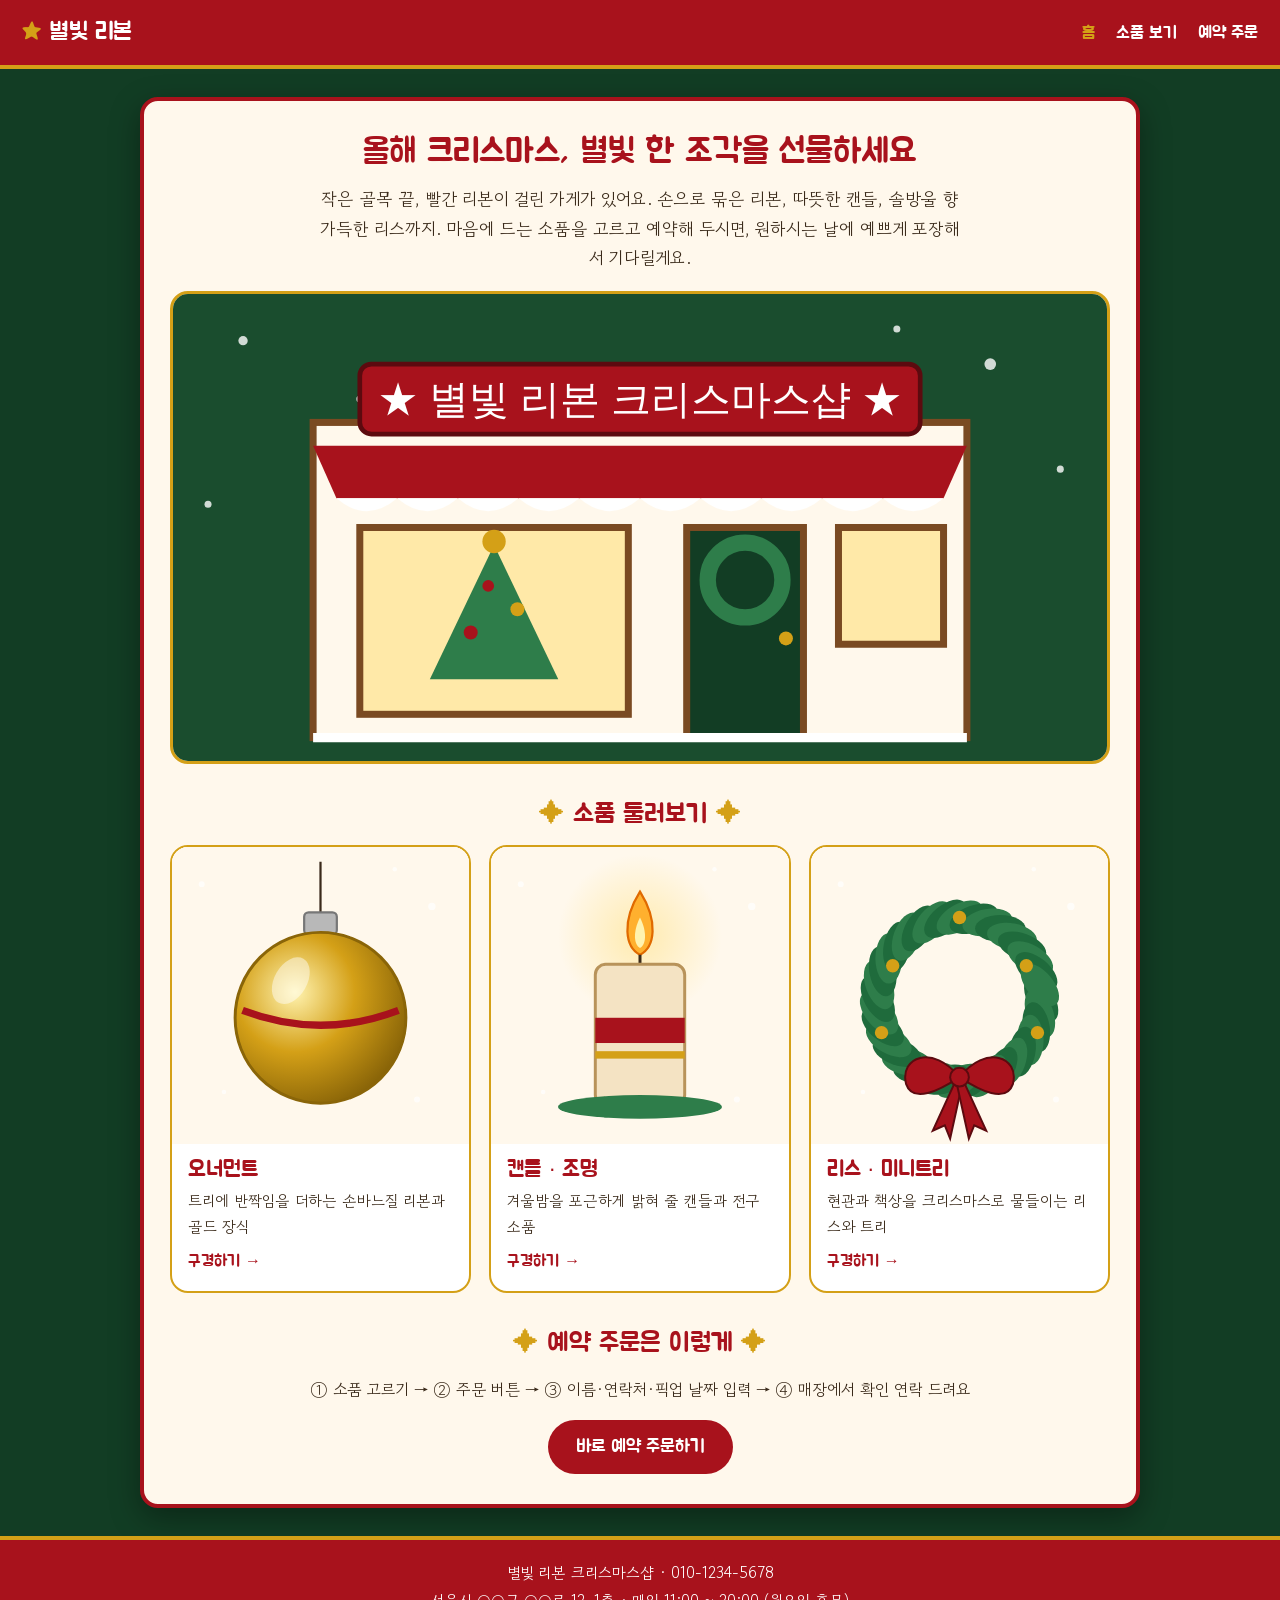
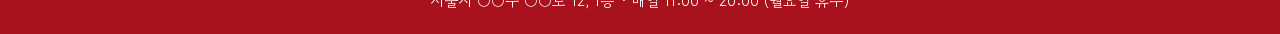
<file: index.html>
<!DOCTYPE html>
<html lang="ko">
<head>
  <meta charset="UTF-8">
  <meta name="viewport" content="width=device-width, initial-scale=1">
  <title>별빛 리본 크리스마스샵</title>
  <link rel="preconnect" href="https://fonts.googleapis.com">
  <link rel="preconnect" href="https://fonts.gstatic.com" crossorigin>
  <link href="https://fonts.googleapis.com/css2?family=Gowun+Dodum&family=Jua&display=swap" rel="stylesheet">
  <link rel="stylesheet" href="style.css">
</head>
<body data-page="home">
  <div class="snow" aria-hidden="true"></div>

  <header class="site-header">
    <a class="logo" href="index.html"><span>★</span> 별빛 리본</a>
    <nav>
      <a href="index.html" data-nav="home">홈</a>
      <a href="product.html?cat=ornament" data-nav="product">소품 보기</a>
      <a href="order.html" data-nav="order">예약 주문</a>
    </nav>
  </header>

  <main class="board">
    <section class="hero">
      <h1>올해 크리스마스, 별빛 한 조각을 선물하세요</h1>
      <p class="lead">
        작은 골목 끝, 빨간 리본이 걸린 가게가 있어요. 손으로 묶은 리본, 따뜻한 캔들, 솔방울 향 가득한 리스까지.
        마음에 드는 소품을 고르고 예약해 두시면, 원하시는 날에 예쁘게 포장해서 기다릴게요.
      </p>
    </section>

    <section class="shop-photo">
      <img src="images/shop.svg" alt="빨간 차양과 크리스마스 트리가 보이는 별빛 리본 매장 모습">
    </section>

    <section>
      <h2 class="center">소품 둘러보기</h2>
      <div class="cards" id="category-cards"></div>
    </section>

    <section class="center">
      <h2>예약 주문은 이렇게</h2>
      <p>① 소품 고르기 → ② 주문 버튼 → ③ 이름·연락처·픽업 날짜 입력 → ④ 매장에서 확인 연락 드려요</p>
      <a class="btn" href="order.html">바로 예약 주문하기</a>
    </section>
  </main>

  <footer class="site-footer">
    <p><span data-shop="name"></span> · <span data-shop="phone"></span></p>
    <p><span data-shop="address"></span> · <span data-shop="hours"></span></p>
  </footer>

  <script src="script.js"></script>
</body>
</html>
</file>
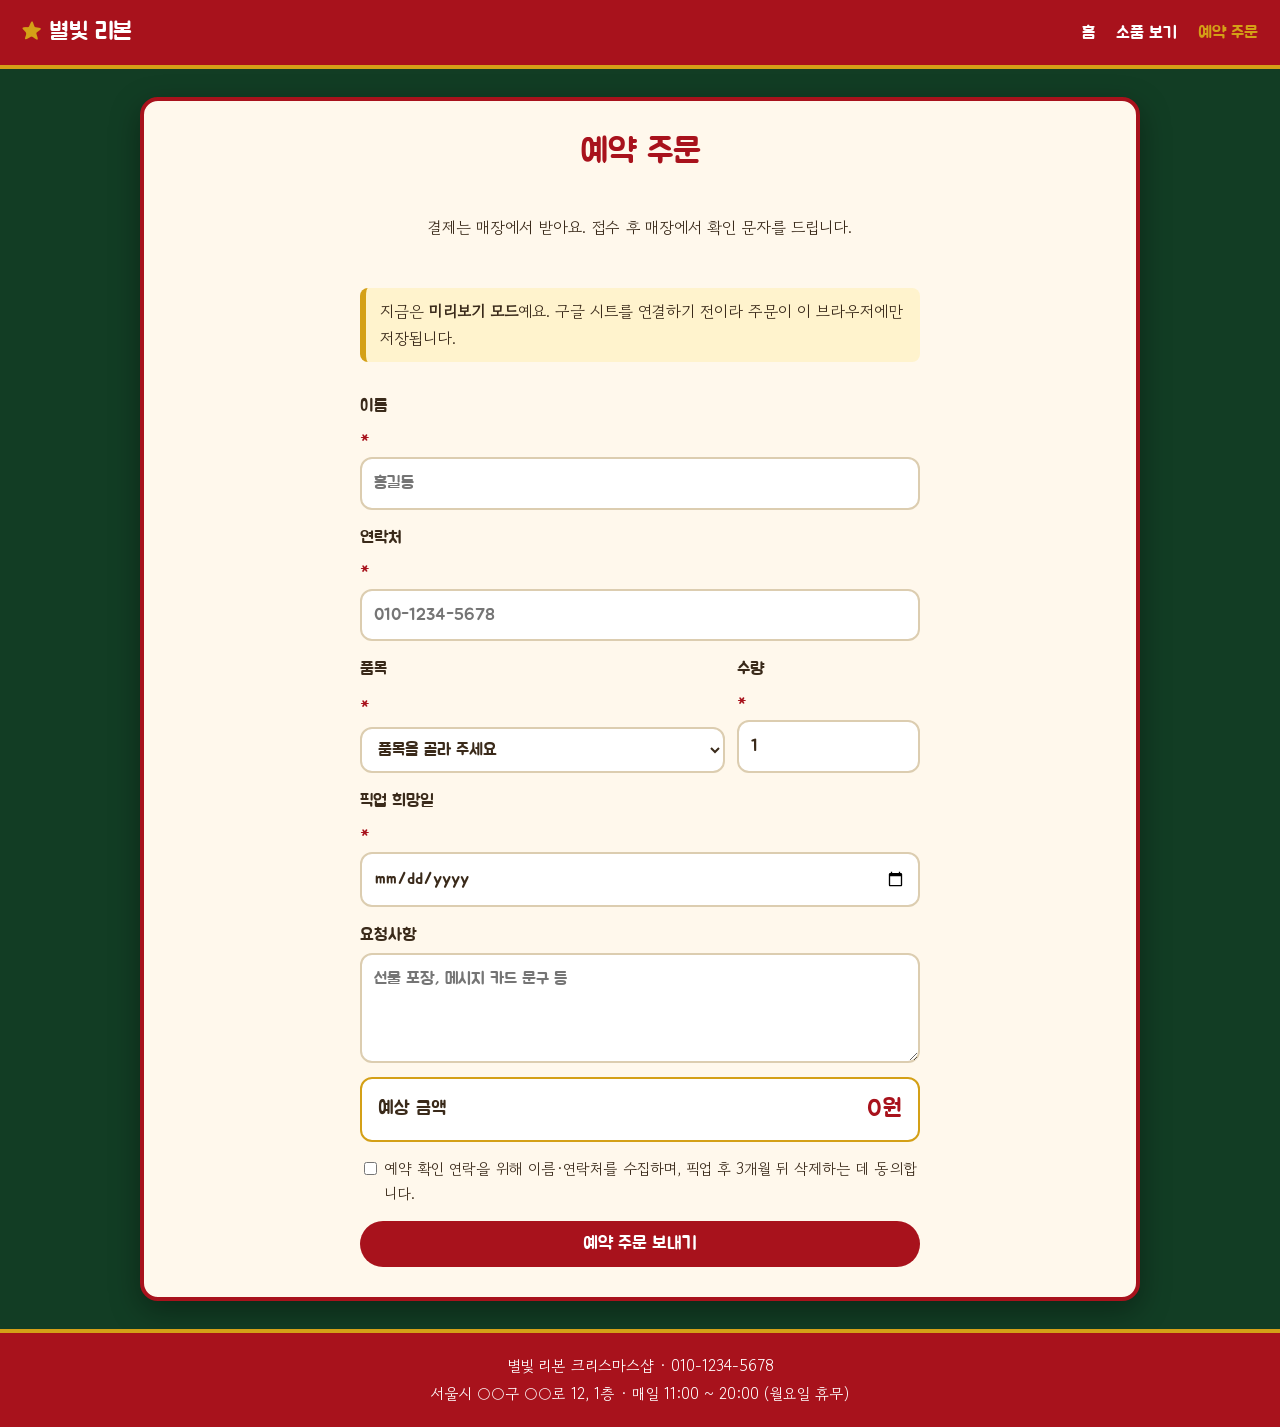
<file: order.html>
<!DOCTYPE html>
<html lang="ko">
<head>
  <meta charset="UTF-8">
  <meta name="viewport" content="width=device-width, initial-scale=1">
  <title>예약 주문 · 별빛 리본 크리스마스샵</title>
  <link rel="preconnect" href="https://fonts.googleapis.com">
  <link rel="preconnect" href="https://fonts.gstatic.com" crossorigin>
  <link href="https://fonts.googleapis.com/css2?family=Gowun+Dodum&family=Jua&display=swap" rel="stylesheet">
  <link rel="stylesheet" href="style.css">
</head>
<body data-page="order">
  <div class="snow" aria-hidden="true"></div>

  <header class="site-header">
    <a class="logo" href="index.html"><span>★</span> 별빛 리본</a>
    <nav>
      <a href="index.html" data-nav="home">홈</a>
      <a href="product.html?cat=ornament" data-nav="product">소품 보기</a>
      <a href="order.html" data-nav="order">예약 주문</a>
    </nav>
  </header>

  <main class="board">
    <form class="order-form" id="order-form">
      <h1 class="center">예약 주문</h1>
      <p class="center">결제는 매장에서 받아요. 접수 후 매장에서 확인 문자를 드립니다.</p>
      <p class="notice" id="preview-note" hidden>지금은 <b>미리보기 모드</b>예요. 구글 시트를 연결하기 전이라 주문이 이 브라우저에만 저장됩니다.</p>

      <label>이름 <span class="req">*</span>
        <input name="name" required maxlength="20" autocomplete="name" placeholder="홍길동">
      </label>
      <label>연락처 <span class="req">*</span>
        <input name="phone" type="tel" required pattern="0[0-9]{1,2}-?[0-9]{3,4}-?[0-9]{4}" autocomplete="tel" placeholder="010-1234-5678"
               title="010-1234-5678 형식으로 적어 주세요">
      </label>
      <div class="row">
        <label>품목 <span class="req">*</span>
          <select name="product" required></select>
        </label>
        <label>수량 <span class="req">*</span>
          <input name="qty" type="number" min="1" max="50" value="1" required>
        </label>
      </div>
      <label>픽업 희망일 <span class="req">*</span>
        <input name="date" type="date" required>
      </label>
      <label>요청사항
        <textarea name="memo" rows="3" maxlength="200" placeholder="선물 포장, 메시지 카드 문구 등"></textarea>
      </label>

      <div class="total-box">예상 금액 <strong id="order-total">0원</strong></div>

      <label class="check">
        <input type="checkbox" required>
        <span>예약 확인 연락을 위해 이름·연락처를 수집하며, 픽업 후 3개월 뒤 삭제하는 데 동의합니다.</span>
      </label>

      <p class="notice error" id="order-msg" hidden></p>
      <button class="btn" id="submit-btn" type="submit">예약 주문 보내기</button>
    </form>

    <section class="done" id="order-done" hidden>
      <div class="big">🎄</div>
      <h1>예약이 접수되었어요!</h1>
      <p>확인 후 적어 주신 연락처로 문자 드릴게요.</p>
      <dl id="done-list"></dl>
      <p class="notice" id="done-preview" hidden>미리보기 모드라 구글 시트로는 전송되지 않았어요.</p>
      <p><a class="btn gold" href="index.html">홈으로</a> <a class="btn" href="product.html?cat=ornament">더 둘러보기</a></p>
    </section>
  </main>

  <footer class="site-footer">
    <p><span data-shop="name"></span> · <span data-shop="phone"></span></p>
    <p><span data-shop="address"></span> · <span data-shop="hours"></span></p>
  </footer>

  <script src="script.js"></script>
</body>
</html>
</file>
<file: style.css>
/* ===== 색·글꼴은 여기(:root)에서만 바꾸세요 ===== */
:root {
  --bg: #123d24;          /* 바탕 진한 초록 */
  --paper: #fff8ec;       /* 본문 판 크림색 */
  --red: #a8121c;         /* 메뉴·하단·제목 빨강 */
  --red-dark: #840e16;
  --gold: #d4a017;        /* 포인트 골드 */
  --green: #1e5a35;
  --ink: #3a2a1a;         /* 글자색 */
  --radius: 18px;
  --font-title: 'Jua', sans-serif;
  --font-body: 'Gowun Dodum', sans-serif;
}

* { box-sizing: border-box; }
[hidden] { display: none !important; }

body {
  margin: 0;
  background: var(--bg);
  color: var(--ink);
  font-family: var(--font-body);
  line-height: 1.7;
  min-height: 100vh;
  display: flex;
  flex-direction: column;
}

/* ----- 상단 메뉴 ----- */
.site-header {
  position: relative; z-index: 2;
  background: var(--red);
  display: flex; flex-wrap: wrap; justify-content: space-between; align-items: center;
  gap: 8px; padding: 12px 22px;
  border-bottom: 4px solid var(--gold);
}
.logo { font-family: var(--font-title); color: #fff; font-size: 1.5rem; text-decoration: none; }
.logo span { color: var(--gold); }
.site-header nav a {
  color: #fff; text-decoration: none; font-family: var(--font-title);
  margin-left: 16px; font-size: 1.08rem;
}
.site-header nav a:hover, .site-header nav a.current { color: var(--gold); }

/* ----- 본문 판 ----- */
.board {
  position: relative; z-index: 1;
  width: min(1000px, calc(100% - 28px));
  margin: 28px auto; flex: 1;
  background: var(--paper);
  border: 4px solid var(--red);
  border-radius: var(--radius);
  padding: 30px 26px;
  box-shadow: 0 10px 30px rgba(0,0,0,.35);
}
h1, h2, h3 { font-family: var(--font-title); color: var(--red); font-weight: 400; line-height: 1.3; }
h1 { font-size: 2.1rem; margin: 0 0 10px; }
h2 { font-size: 1.6rem; margin: 34px 0 14px; }
h2::before, h2::after { content: ' ✦ '; color: var(--gold); }
.lead { font-size: 1.08rem; }
.center { text-align: center; }

/* ----- 메인 ----- */
.hero { text-align: center; }
.hero .lead { max-width: 640px; margin: 0 auto; }
.shop-photo img { width: 100%; display: block; border-radius: var(--radius); border: 3px solid var(--gold); margin-top: 18px; }

.cards { display: grid; grid-template-columns: repeat(3, 1fr); gap: 18px; }
.card {
  display: block; background: #fff; color: inherit; text-decoration: none;
  border: 2px solid var(--gold); border-radius: var(--radius); overflow: hidden;
  transition: transform .2s, box-shadow .2s;
}
.card:hover { transform: translateY(-4px); box-shadow: 0 8px 18px rgba(0,0,0,.15); }
.card img { width: 100%; aspect-ratio: 1; display: block; background: var(--paper); }
.card .body { padding: 12px 16px 16px; }
.card h3 { margin: 0 0 4px; font-size: 1.35rem; }
.card p { margin: 0; font-size: .95rem; }
.card .more { display: inline-block; margin-top: 8px; color: var(--red); font-family: var(--font-title); }

/* ----- 버튼 ----- */
.btn {
  display: inline-block; border: 0; cursor: pointer; text-decoration: none;
  background: var(--red); color: #fff; border-radius: 999px;
  padding: 12px 28px; font-family: var(--font-title); font-size: 1.12rem;
}
.btn:hover { background: var(--red-dark); }
.btn:disabled { opacity: .6; cursor: wait; }
.btn.gold { background: var(--gold); color: var(--ink); }
.btn.gold:hover { background: #b88a10; }

/* ----- 상세페이지 ----- */
.tabs { display: flex; flex-wrap: wrap; gap: 8px; margin-bottom: 18px; }
.tab {
  padding: 6px 18px; border-radius: 999px; border: 2px solid var(--red);
  color: var(--red); text-decoration: none; font-family: var(--font-title);
}
.tab.active { background: var(--red); color: #fff; }

.item-buttons { display: flex; flex-wrap: wrap; gap: 10px; margin: 18px 0; }
.item-btn {
  border: 2px solid var(--green); background: #fff; color: var(--green);
  border-radius: 999px; padding: 10px 20px; cursor: pointer;
  font-family: var(--font-title); font-size: 1.05rem;
}
.item-btn:hover { background: #eef6f0; }
.item-btn.active { background: var(--green); color: #fff; }

.hint { color: #7a6a55; }

.item-detail {
  display: grid; grid-template-columns: 1fr 1fr; gap: 26px; align-items: center;
  background: #fff; border: 2px dashed var(--gold); border-radius: var(--radius); padding: 22px;
  animation: pop .25s ease-out;
}
@keyframes pop { from { opacity: 0; transform: translateY(8px); } }
.item-detail img { width: 100%; border-radius: var(--radius); display: block; }
.item-detail h3 { font-size: 1.6rem; margin: 0; }
.price { font-family: var(--font-title); font-size: 1.9rem; color: var(--red); margin: 4px 0 8px; }
.buy-row { display: flex; flex-wrap: wrap; align-items: center; gap: 14px; margin-top: 14px; }

.qty { display: inline-flex; align-items: center; border: 2px solid var(--ink); border-radius: 999px; overflow: hidden; background: #fff; }
.qty button { width: 42px; height: 42px; border: 0; background: #fff; font-size: 1.3rem; cursor: pointer; }
.qty button:hover { background: var(--paper); }
.qty output { min-width: 40px; text-align: center; font-family: var(--font-title); font-size: 1.15rem; }
.sum { font-family: var(--font-title); }

/* ----- 예약 주문 폼 ----- */
.order-form { display: grid; gap: 14px; max-width: 560px; margin: 0 auto; }
.order-form label { display: grid; gap: 4px; font-family: var(--font-title); font-size: 1.05rem; }
.order-form .req { color: var(--red); }
.order-form .row { display: grid; grid-template-columns: 2fr 1fr; gap: 12px; }
input, select, textarea {
  font: inherit; padding: 10px 12px; background: #fff; color: var(--ink);
  border: 2px solid #dccdb0; border-radius: 12px; width: 100%;
}
input:focus, select:focus, textarea:focus { outline: 3px solid var(--gold); border-color: var(--gold); }
.check { display: flex !important; grid-template-columns: none; align-items: flex-start; gap: 8px; font-family: var(--font-body) !important; font-size: .95rem !important; }
.check input { width: auto; margin-top: 6px; }
.total-box {
  display: flex; justify-content: space-between; align-items: center;
  background: #fff; border: 2px solid var(--gold); border-radius: 12px; padding: 10px 16px;
  font-family: var(--font-title); font-size: 1.2rem;
}
.total-box strong { color: var(--red); font-size: 1.5rem; font-weight: 400; }

.notice { background: #fff3cd; border-left: 6px solid var(--gold); padding: 10px 14px; border-radius: 8px; }
.notice.error { background: #fde2e2; border-left-color: var(--red); }

.done { text-align: center; }
.done .big { font-size: 3.4rem; line-height: 1; }
.done dl {
  display: grid; grid-template-columns: auto 1fr; gap: 6px 18px; text-align: left;
  max-width: 440px; margin: 18px auto; background: #fff; padding: 18px 20px;
  border: 2px solid var(--gold); border-radius: var(--radius);
}
.done dt { font-family: var(--font-title); color: var(--red); }
.done dd { margin: 0; }

/* ----- 하단 ----- */
.site-footer {
  position: relative; z-index: 1;
  background: var(--red); color: #fff; text-align: center;
  padding: 18px; font-size: .95rem; border-top: 4px solid var(--gold);
}
.site-footer p { margin: 2px 0; }

/* ----- 눈 내리는 장식 ----- */
.snow { position: fixed; inset: 0; pointer-events: none; z-index: 0; overflow: hidden; }
.snow span { position: absolute; top: -20px; color: #fff; opacity: .85; animation: fall linear infinite; }
@keyframes fall { to { transform: translateY(110vh) translateX(30px); } }
@media (prefers-reduced-motion: reduce) { .snow { display: none; } }

/* ----- 모바일 ----- */
@media (max-width: 700px) {
  .cards { grid-template-columns: 1fr; }
  .item-detail { grid-template-columns: 1fr; }
  .board { padding: 22px 16px; }
  h1 { font-size: 1.7rem; }
  .site-header nav a { margin: 0 14px 0 0; }
  .order-form .row { grid-template-columns: 1fr; }
}
</file>
